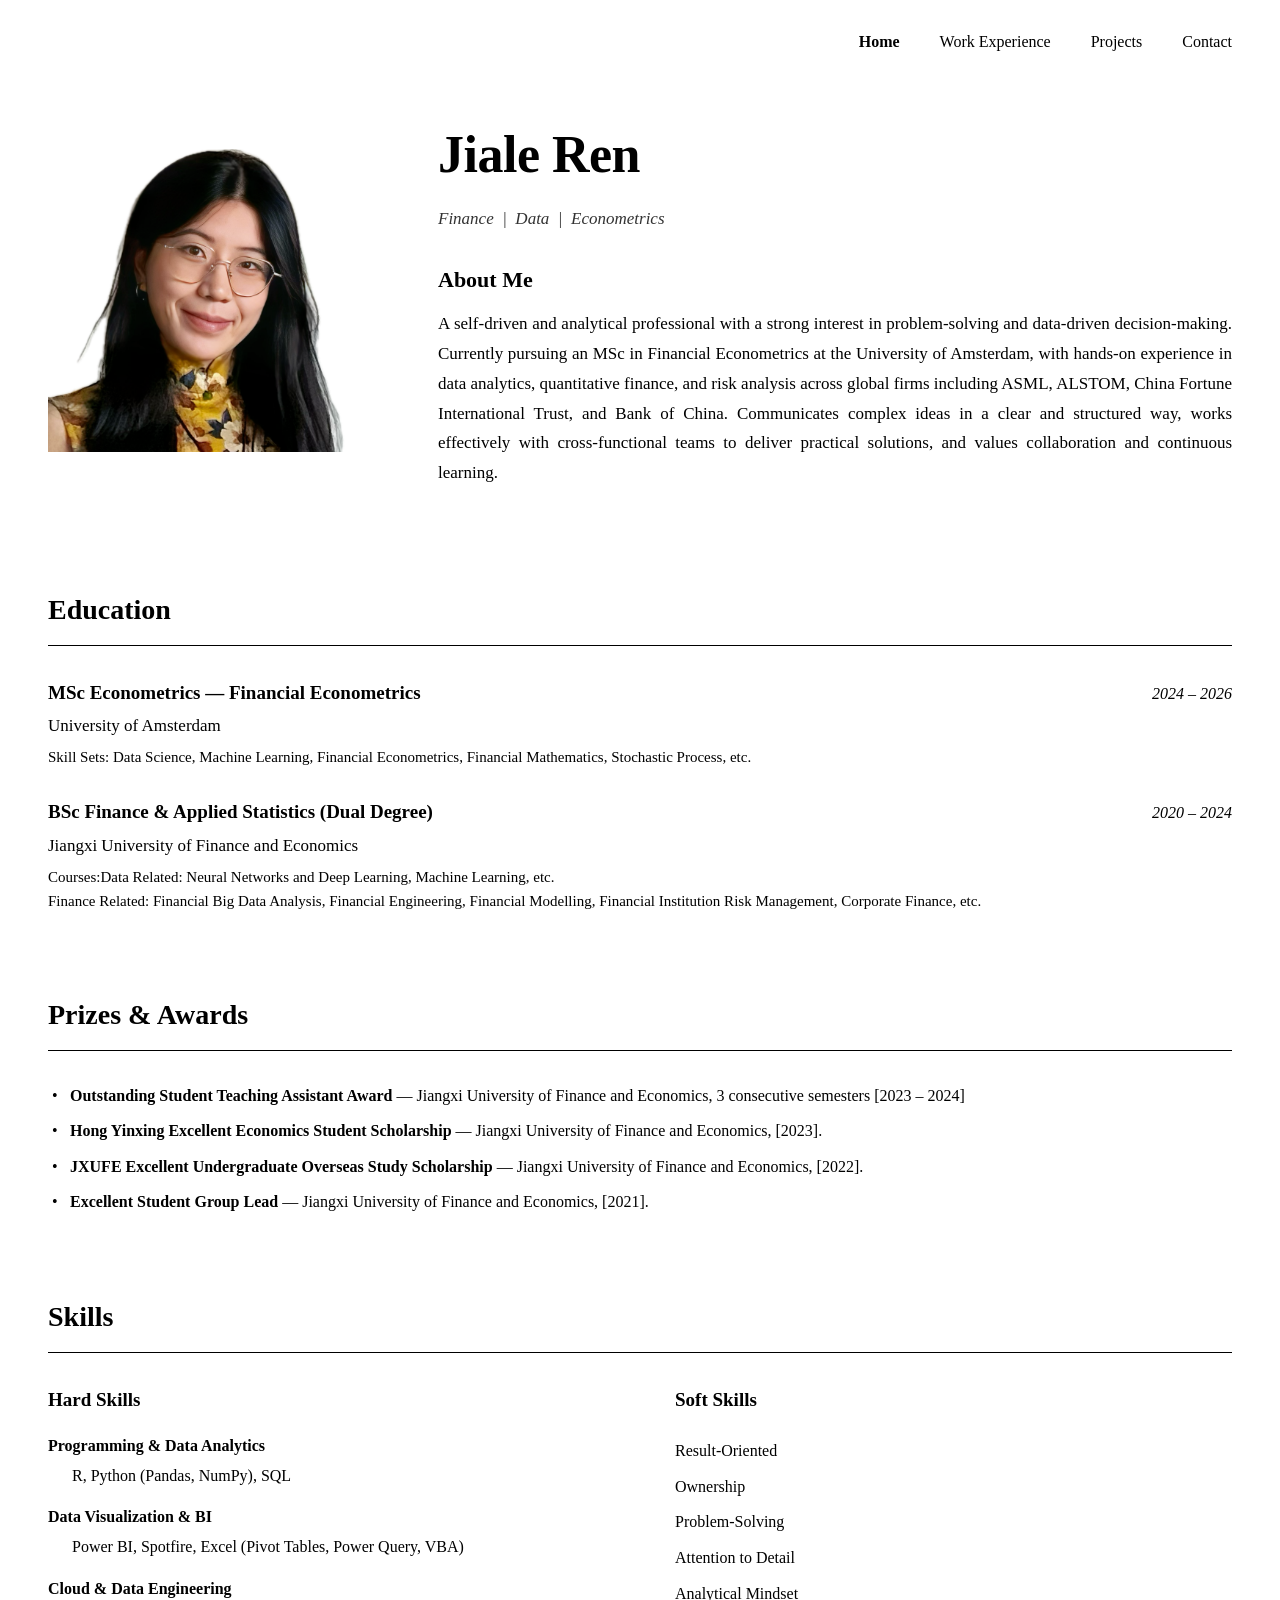
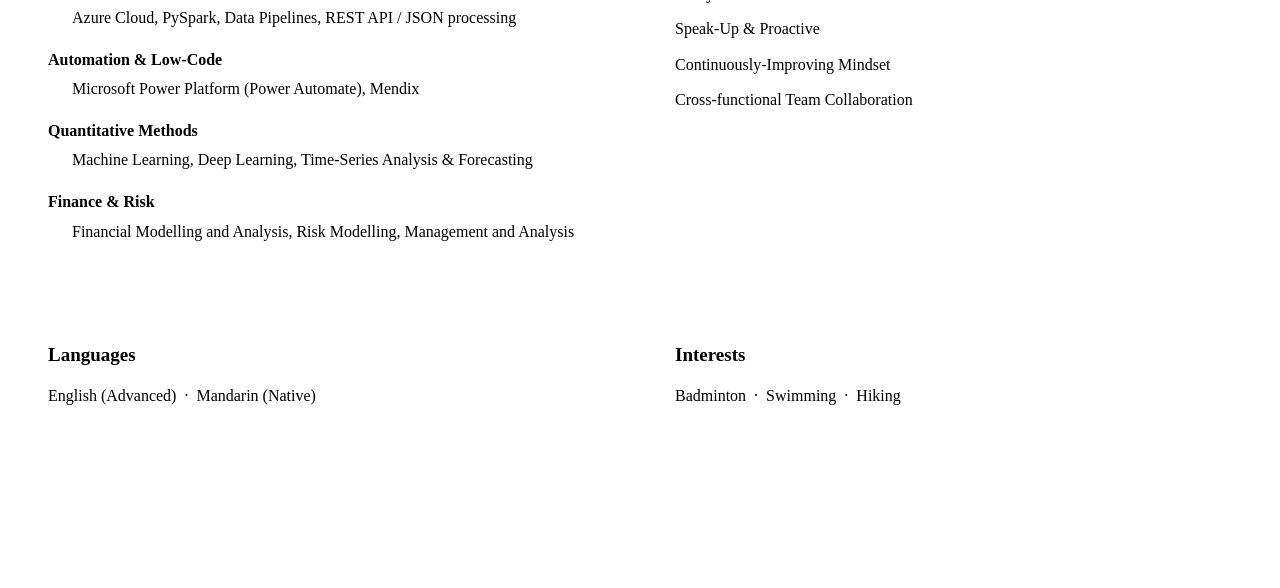
<file: index.html>
<!DOCTYPE html>
<html lang="en">
<head>
  <meta charset="UTF-8">
  <meta name="viewport" content="width=device-width, initial-scale=1.0">
  <title>Jiale Ren — Personal Website</title>
  <meta name="description" content="Personal website of Jiale Ren — Finance, Data, Econometrics.">
  <link rel="stylesheet" href="styles.css">
</head>
<body>

  <nav>
    <ul>
      <li><a href="index.html" class="active">Home</a></li>
      <li><a href="work.html">Work Experience</a></li>
      <li><a href="projects.html">Projects</a></li>
      <li><a href="contact.html">Contact</a></li>
    </ul>
  </nav>

  <main class="container">

    <!-- Hero: Photo + Name + About Me -->
    <section class="hero scroll-reveal">
      <img src="Subject.png" alt="Jiale Ren" class="hero-photo">
      <div class="hero-content">
        <h1>Jiale Ren</h1>
        <p class="hero-tagline">Finance &nbsp;|&nbsp; Data &nbsp;|&nbsp; Econometrics</p>
        <h2>About Me</h2>
        <p>
          A self-driven and analytical professional with a strong interest in
          problem-solving and data-driven decision-making. Currently pursuing
          an MSc in Financial Econometrics at the University of Amsterdam, with
          hands-on experience in data analytics, quantitative finance, and
          risk analysis across global firms including ASML, ALSTOM, China
          Fortune International Trust, and Bank of China. Communicates complex
          ideas in a clear and structured way, works effectively with
          cross-functional teams to deliver practical solutions, and values
          collaboration and continuous learning.
        </p>
      </div>
    </section>

    <!-- Education -->
    <section class="section scroll-reveal">
      <h2 class="section-title">Education</h2>
      <div class="education-list">

        <div class="education-item">
          <div class="ed-row">
            <span class="ed-degree">MSc Econometrics — Financial Econometrics</span>
            <span class="ed-date">2024 – 2026</span>
          </div>
          <p class="school">University of Amsterdam</p>
          <p class="ed-skills">Skill Sets: Data Science, Machine Learning, Financial Econometrics, Financial Mathematics, Stochastic Process, etc.</p>
         <!-- <p class="ed-thesis"><strong>Thesis:</strong> [Your thesis title or topic, e.g. "Forecasting Volatility in Sustainable Bond Markets Using Machine Learning Approaches"]</p> -->
        </div>

        <div class="education-item">
          <div class="ed-row">
            <span class="ed-degree">BSc Finance &amp; Applied Statistics (Dual Degree)</span>
            <span class="ed-date">2020 – 2024</span>
          </div>
          <p class="school">Jiangxi University of Finance and Economics</p>
          <p class="ed-skills">Courses:Data Related: Neural Networks and Deep Learning, Machine Learning, etc.<br>Finance Related: Financial Big Data Analysis, Financial Engineering, Financial Modelling, Financial Institution Risk Management, Corporate Finance, etc.</p>
          <!--<p class="ed-thesis"><strong>Thesis:</strong> [Your bachelor thesis title or topic]</p>
          <p class="ed-thesis"><strong>Thesis:</strong> [Your bachelor thesis title or topic]</p> -->
        </div>

      </div>
    </section>

    <!-- Prizes -->
    <section class="section scroll-reveal">
      <h2 class="section-title">Prizes &amp; Awards</h2>
      <ul class="prize-list">
        <li><strong>Outstanding Student Teaching Assistant Award</strong> — Jiangxi University of Finance and Economics, 3 consecutive semesters [2023 – 2024]</li>
        <li><strong>Hong Yinxing Excellent Economics Student Scholarship</strong> — Jiangxi University of Finance and Economics, [2023].</li>
        <li><strong>JXUFE Excellent Undergraduate Overseas Study Scholarship</strong> — Jiangxi University of Finance and Economics, [2022].</li>
        <li><strong>Excellent Student Group Lead</strong> — Jiangxi University of Finance and Economics, [2021].</li>
      </ul>
    </section>

    <!-- Skills -->
    <section class="section scroll-reveal">
      <h2 class="section-title">Skills</h2>
      <div class="skills-grid">

        <!-- Hard Skills - categorized -->
        <div class="skills-column">
          <h3>Hard Skills</h3>

          <div class="skills-category">
            <div class="cat-name">Programming &amp; Data Analytics</div>
            <div class="cat-items">R, Python (Pandas, NumPy), SQL</div>
          </div>

          <div class="skills-category">
            <div class="cat-name">Data Visualization &amp; BI</div>
            <div class="cat-items">Power BI, Spotfire, Excel (Pivot Tables, Power Query, VBA)</div>
          </div>

          <div class="skills-category">
            <div class="cat-name">Cloud &amp; Data Engineering</div>
            <div class="cat-items">Azure Cloud, PySpark, Data Pipelines, REST API / JSON processing</div>
          </div>

          <div class="skills-category">
            <div class="cat-name">Automation &amp; Low-Code</div>
            <div class="cat-items">Microsoft Power Platform (Power Automate), Mendix</div>
          </div>

          <div class="skills-category">
            <div class="cat-name">Quantitative Methods</div>
            <div class="cat-items">Machine Learning, Deep Learning, Time-Series Analysis &amp; Forecasting</div>
          </div>

          <div class="skills-category">
            <div class="cat-name">Finance &amp; Risk</div>
            <div class="cat-items">Financial Modelling and Analysis, Risk Modelling, Management and Analysis</div>
          </div>
        </div>

        <!-- Soft Skills -->
        <div class="skills-column">
          <h3>Soft Skills</h3>
          <ul class="soft-list">
            <li>Result-Oriented</li>
            <li>Ownership</li>
            <li>Problem-Solving</li>
            <li>Attention to Detail</li>
            <li>Analytical Mindset</li>
            <li>Speak-Up &amp; Proactive</li>
            <li>Continuously-Improving Mindset</li>
            <li>Cross-functional Team Collaboration</li>
          </ul>
        </div>

      </div>
    </section>

    <!-- Professional Certifications 
    <section class="section scroll-reveal">
      <h2 class="section-title">Professional Certifications</h2>
      <ul class="cert-list">
        <li><strong>[Certification Name]</strong> — [Issuing Body], [Year]</li>
        <li><strong>[Certification Name]</strong> — [Issuing Body], [Year]</li>
        <li><strong>[Certification Name]</strong> — [Issuing Body], [Year]</li>
      </ul>
    </section> -->

    <!-- Languages & Interests -->
    <section class="section scroll-reveal">
      <div class="misc-row">
        <div>
          <h3>Languages</h3>
          <p>English (Advanced) &nbsp;·&nbsp; Mandarin (Native)</p>
        </div>
        <div>
          <h3>Interests</h3>
          <p>Badminton &nbsp;·&nbsp; Swimming &nbsp;·&nbsp; Hiking</p>
        </div>
      </div>
    </section>

  </main>

  <script src="script.js" defer></script>
</body>
</html>
</file>
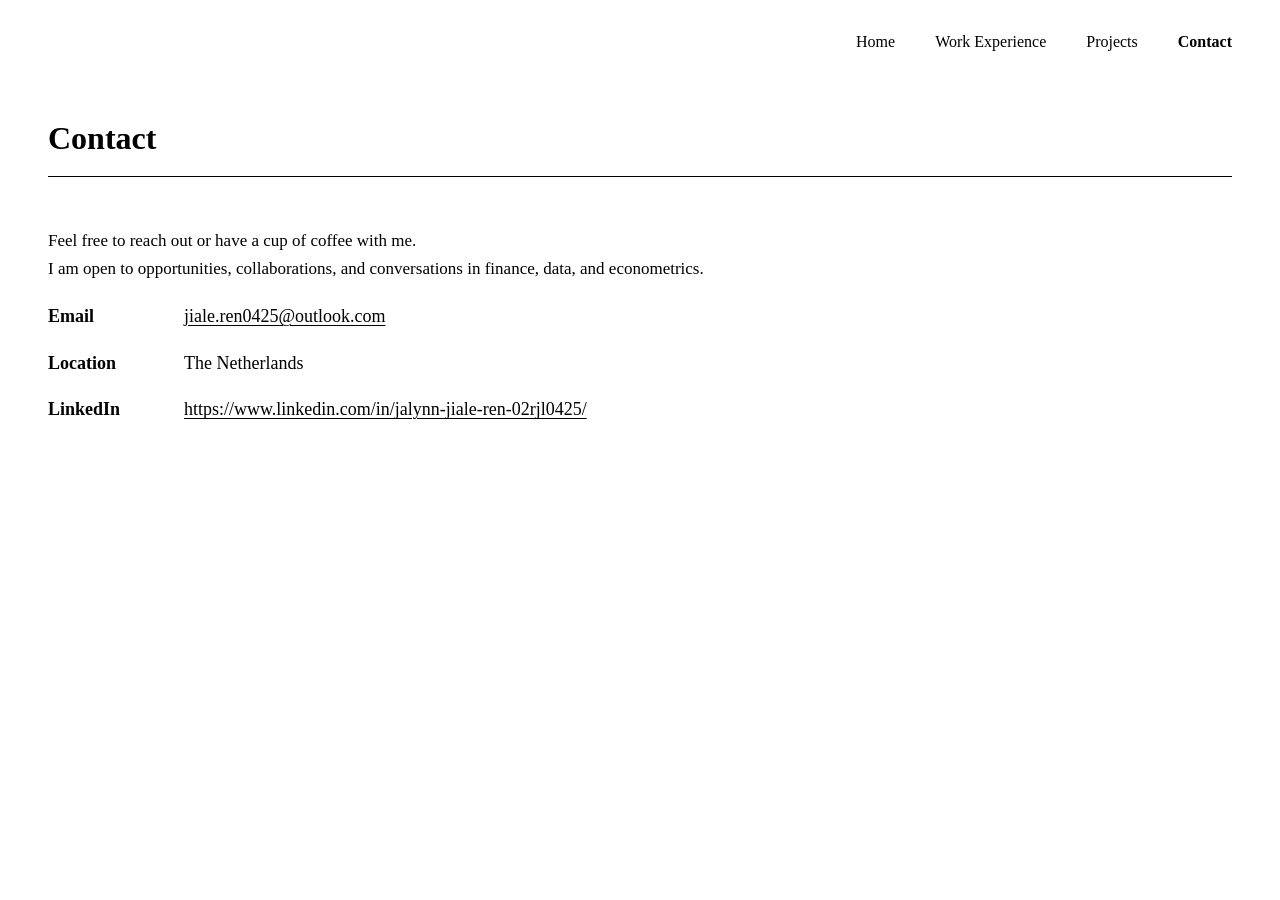
<file: contact.html>
<!DOCTYPE html>
<html lang="en">
<head>
  <meta charset="UTF-8">
  <meta name="viewport" content="width=device-width, initial-scale=1.0">
  <title>Contact — Jiale Ren</title>
  <link rel="stylesheet" href="styles.css">
</head>
<body>

  <nav>
    <ul>
      <li><a href="index.html">Home</a></li>
      <li><a href="work.html">Work Experience</a></li>
      <li><a href="projects.html">Projects</a></li>
      <li><a href="contact.html" class="active">Contact</a></li>
    </ul>
  </nav>

  <main class="container">

    <h1 class="page-title scroll-reveal">Contact</h1>

    <div class="scroll-reveal">
      <p>Feel free to reach out or have a cup of coffee with me.
      <p>I am open to opportunities, collaborations, and conversations in finance, data, and econometrics.</p>

      <ul class="contact-list">
        <li>
          <span class="label">Email</span>
          <a href="mailto:jiale.ren0425@outlook.com">jiale.ren0425@outlook.com</a>
        </li>
        <li>
          <span class="label">Location</span>
          <span>The Netherlands</span>
        </li>
        <li>
          <span class="label">LinkedIn</span>
          <a href="https://www.linkedin.com/in/jalynn-jiale-ren-02rjl0425/" target="_blank" rel="noopener">https://www.linkedin.com/in/jalynn-jiale-ren-02rjl0425/</a>
        </li>
      </ul>
    </div>

  </main>

  <script src="script.js" defer></script>
</body>
</html>
</file>
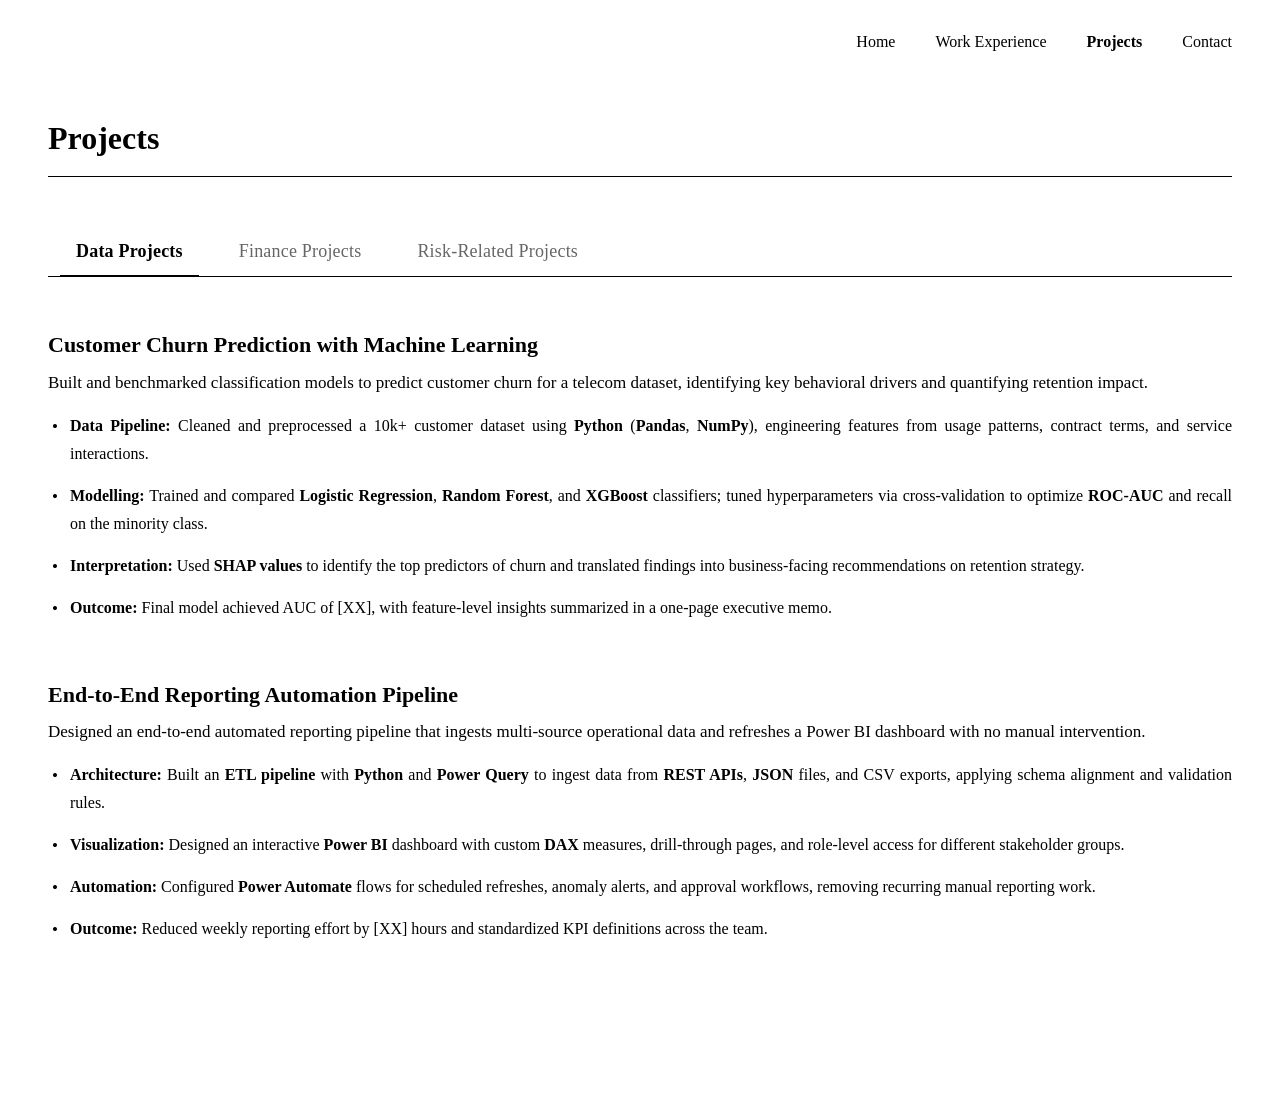
<file: projects.html>
<!DOCTYPE html>
<html lang="en">
<head>
  <meta charset="UTF-8">
  <meta name="viewport" content="width=device-width, initial-scale=1.0">
  <title>Projects — Jiale Ren</title>
  <link rel="stylesheet" href="styles.css">
</head>
<body>

  <nav>
    <ul>
      <li><a href="index.html">Home</a></li>
      <li><a href="work.html">Work Experience</a></li>
      <li><a href="projects.html" class="active">Projects</a></li>
      <li><a href="contact.html">Contact</a></li>
    </ul>
  </nav>

  <main class="container">

    <h1 class="page-title scroll-reveal">Projects</h1>

    <!-- Tab buttons -->
    <div class="tabs scroll-reveal" role="tablist">
      <button class="tab-button active" data-tab="data" role="tab">Data Projects</button>
      <button class="tab-button" data-tab="finance" role="tab">Finance Projects</button>
      <button class="tab-button" data-tab="risk" role="tab">Risk-Related Projects</button>
    </div>

    <!-- ============================
         Tab Panel 1: Data Projects
         ============================ -->
    <div class="tab-panel active" id="data" role="tabpanel">

      <article class="entry">
        <div class="entry-header">
          <h2 class="entry-title">Customer Churn Prediction with Machine Learning</h2>
        </div>
        <p class="entry-summary">Built and benchmarked classification models to predict customer churn for a telecom dataset, identifying key behavioral drivers and quantifying retention impact.</p>
        <ul class="entry-details">
          <li><strong>Data Pipeline:</strong> Cleaned and preprocessed a 10k+ customer dataset using <strong>Python</strong> (<strong>Pandas</strong>, <strong>NumPy</strong>), engineering features from usage patterns, contract terms, and service interactions.</li>
          <li><strong>Modelling:</strong> Trained and compared <strong>Logistic Regression</strong>, <strong>Random Forest</strong>, and <strong>XGBoost</strong> classifiers; tuned hyperparameters via cross-validation to optimize <strong>ROC-AUC</strong> and recall on the minority class.</li>
          <li><strong>Interpretation:</strong> Used <strong>SHAP values</strong> to identify the top predictors of churn and translated findings into business-facing recommendations on retention strategy.</li>
          <li><strong>Outcome:</strong> Final model achieved AUC of [XX], with feature-level insights summarized in a one-page executive memo.</li>
        </ul>
      </article>

      <article class="entry">
        <div class="entry-header">
          <h2 class="entry-title">End-to-End Reporting Automation Pipeline</h2>
        </div>
        <p class="entry-summary">Designed an end-to-end automated reporting pipeline that ingests multi-source operational data and refreshes a Power BI dashboard with no manual intervention.</p>
        <ul class="entry-details">
          <li><strong>Architecture:</strong> Built an <strong>ETL pipeline</strong> with <strong>Python</strong> and <strong>Power Query</strong> to ingest data from <strong>REST APIs</strong>, <strong>JSON</strong> files, and CSV exports, applying schema alignment and validation rules.</li>
          <li><strong>Visualization:</strong> Designed an interactive <strong>Power BI</strong> dashboard with custom <strong>DAX</strong> measures, drill-through pages, and role-level access for different stakeholder groups.</li>
          <li><strong>Automation:</strong> Configured <strong>Power Automate</strong> flows for scheduled refreshes, anomaly alerts, and approval workflows, removing recurring manual reporting work.</li>
          <li><strong>Outcome:</strong> Reduced weekly reporting effort by [XX] hours and standardized KPI definitions across the team.</li>
        </ul>
      </article>

    </div>

    <!-- ============================
         Tab Panel 2: Finance Projects
         ============================ -->
    <div class="tab-panel" id="finance" role="tabpanel">

      <article class="entry">
        <div class="entry-header">
          <h2 class="entry-title">AgriTech Investment Analysis: XAG (Agricultural Drone Company)</h2>
        </div>
        <p class="entry-summary">A full investment evaluation of XAG, combining financial modelling, competitive benchmarking, and ESG impact analysis to support investment decision-making.</p>
        <ul class="entry-details">
          <li><strong>Investment Thesis:</strong> Conducted a full investment evaluation of XAG, focusing on its role and growth potential within the precision agriculture market.</li>
          <li><strong>Market Analysis:</strong> Analyzed industry growth trends and estimated market potential using publicly available data and industry reports, identifying key demand drivers and adoption barriers.</li>
          <li><strong>Financial Modelling:</strong> Built a <strong>5-year financial projection model</strong> to assess revenue growth, profitability, and scalability under multiple operating scenarios.</li>
          <li><strong>Competitive Benchmarking:</strong> Performed competitive benchmarking against <strong>DJI</strong>, identifying strategic positioning, product differentiation, and defensible market segments.</li>
          <li><strong>ESG Assessment:</strong> Evaluated <strong>ESG impact</strong>, including environmental efficiency gains and broader implications for sustainable agriculture investment.</li>
          <li><strong>Deliverable:</strong> Synthesized findings into an investment-style memo presenting the recommendation and supporting analysis to inform decision-making.</li>
        </ul>
      </article>

      <article class="entry">
        <div class="entry-header">
          <h2 class="entry-title">Equity Valuation: DCF &amp; Comparable Company Analysis</h2>
        </div>
        <p class="entry-summary">Built a full valuation framework for a listed company combining intrinsic and relative valuation methods to derive a target share price range.</p>
        <ul class="entry-details">
          <li><strong>Financial Modelling:</strong> Constructed a <strong>3-statement model</strong> (income statement, balance sheet, cash flow) with linked drivers, and projected <strong>5 years</strong> of forward financials.</li>
          <li><strong>DCF Valuation:</strong> Performed a <strong>discounted cash flow</strong> analysis with <strong>WACC</strong> sensitivity and terminal-value scenarios using both Gordon growth and exit-multiple methods.</li>
          <li><strong>Comparable Analysis:</strong> Selected a peer group and applied <strong>EV/EBITDA</strong>, <strong>P/E</strong>, and <strong>P/B</strong> multiples to derive a relative valuation range.</li>
          <li><strong>Output:</strong> Synthesized intrinsic and relative valuations into a target price band and produced a one-page investment summary.</li>
        </ul>
      </article>

    </div>

    <!-- ============================
         Tab Panel 3: Risk Projects
         ============================ -->
    <div class="tab-panel" id="risk" role="tabpanel">

      <article class="entry">
        <div class="entry-header">
          <h2 class="entry-title">Credit Risk Modelling: PD Estimation with Logistic Regression</h2>
        </div>
        <p class="entry-summary">Developed a Probability-of-Default model for a portfolio of corporate clients, benchmarking it against tree-based alternatives and validating discriminatory power.</p>
        <ul class="entry-details">
          <li><strong>Data Preparation:</strong> Constructed a borrower-level dataset with financial ratios, leverage, liquidity, and macroeconomic indicators; handled missing values and outliers using <strong>WoE binning</strong>.</li>
          <li><strong>Modelling:</strong> Estimated a <strong>logistic regression</strong> PD model and compared it with <strong>Random Forest</strong> and <strong>XGBoost</strong> benchmarks to assess discriminatory power.</li>
          <li><strong>Validation:</strong> Evaluated model performance using <strong>ROC-AUC</strong>, <strong>KS statistic</strong>, and <strong>Gini coefficient</strong>; tested calibration and stability over time.</li>
          <li><strong>Stress Testing:</strong> Applied scenario-based <strong>stress tests</strong> to assess PD sensitivity under adverse macro conditions.</li>
        </ul>
      </article>

      <article class="entry">
        <div class="entry-header">
          <h2 class="entry-title">Market Risk: Value-at-Risk &amp; Expected Shortfall Backtesting</h2>
        </div>
        <p class="entry-summary">Implemented and backtested multiple VaR and Expected Shortfall methodologies on a multi-asset portfolio to compare model accuracy under different market regimes.</p>
        <ul class="entry-details">
          <li><strong>Methodology:</strong> Implemented <strong>Historical Simulation</strong>, <strong>Variance-Covariance</strong>, and <strong>Monte Carlo</strong> VaR at the 95% and 99% confidence levels using <strong>Python</strong>.</li>
          <li><strong>Volatility Modelling:</strong> Modelled time-varying volatility with <strong>GARCH(1,1)</strong> and <strong>EWMA</strong> to capture clustering effects in returns.</li>
          <li><strong>Backtesting:</strong> Evaluated VaR exceedances using <strong>Kupiec</strong> and <strong>Christoffersen</strong> tests; computed <strong>Expected Shortfall</strong> as a coherent tail-risk measure.</li>
          <li><strong>Insight:</strong> Quantified differences in model performance during calm and stressed periods, with results visualized in a comparison dashboard.</li>
        </ul>
      </article>

    </div>

  </main>

  <script src="script.js" defer></script>
</body>
</html>
</file>
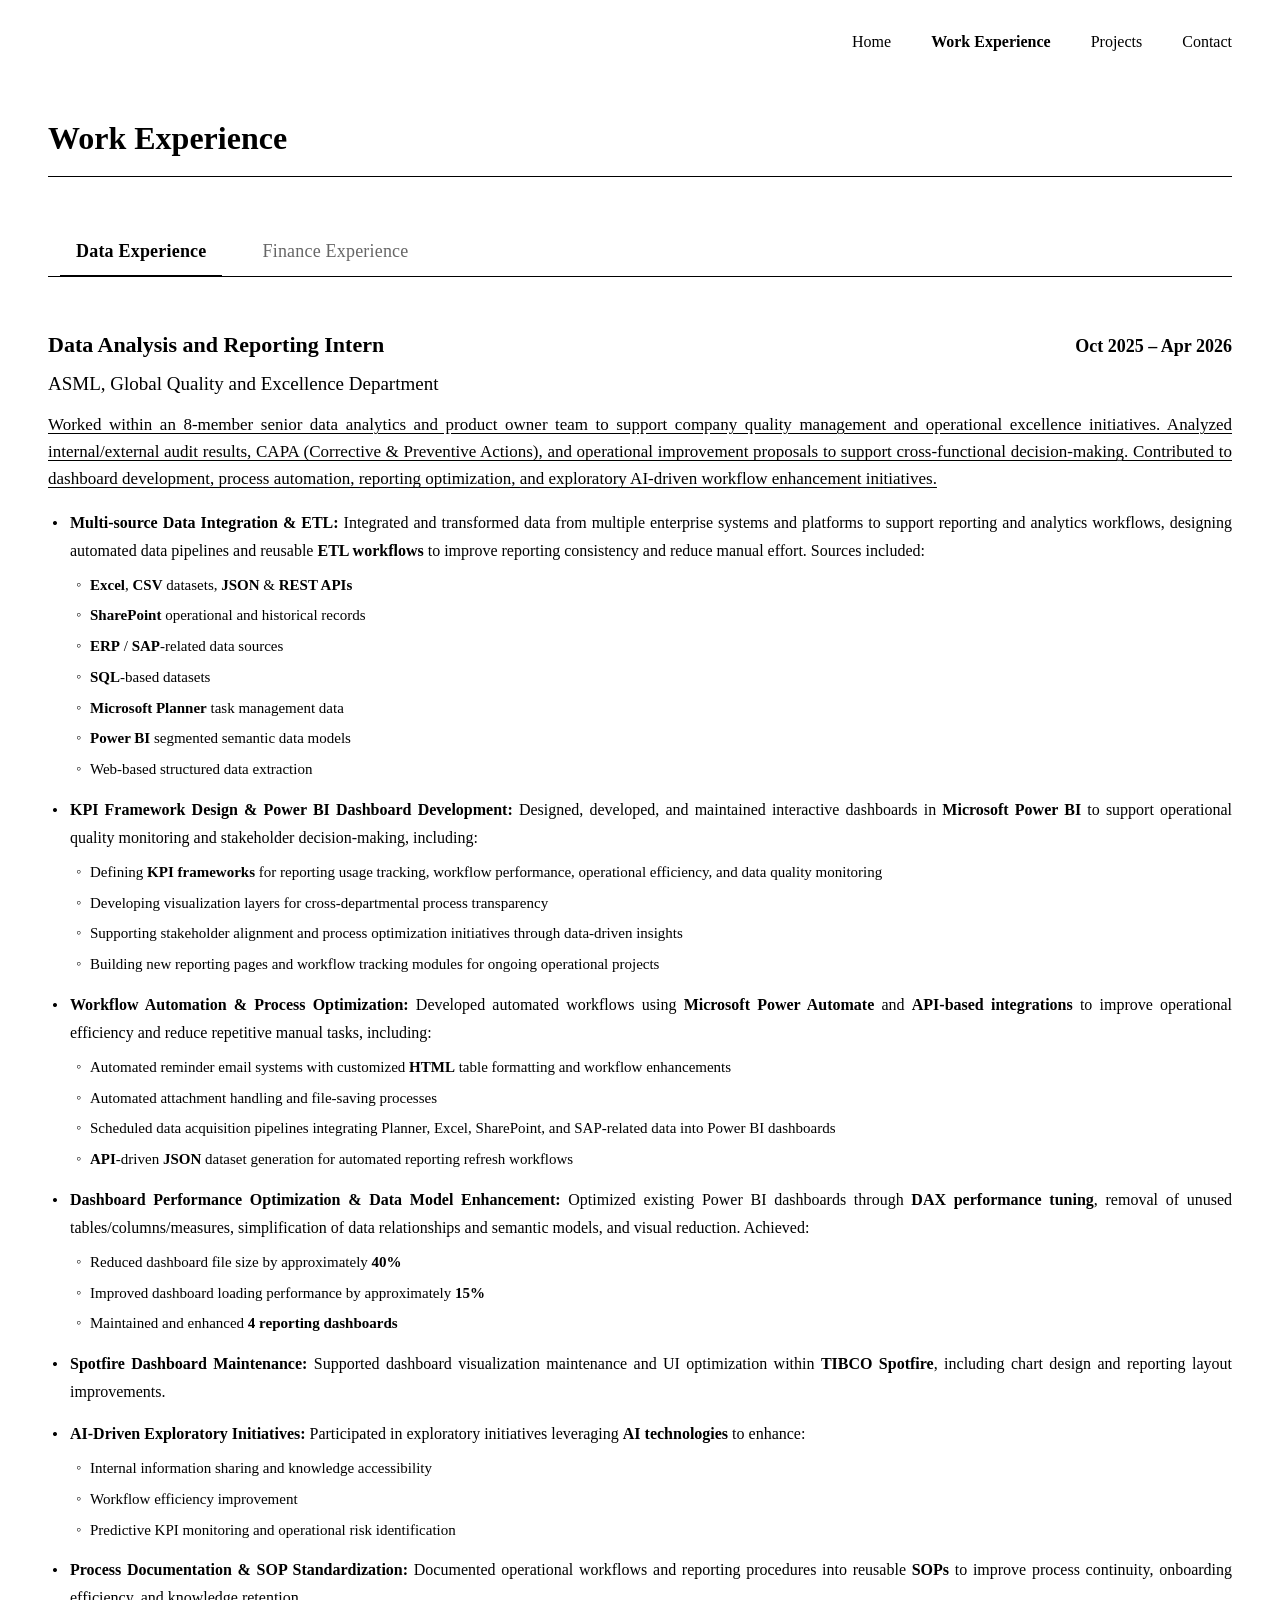
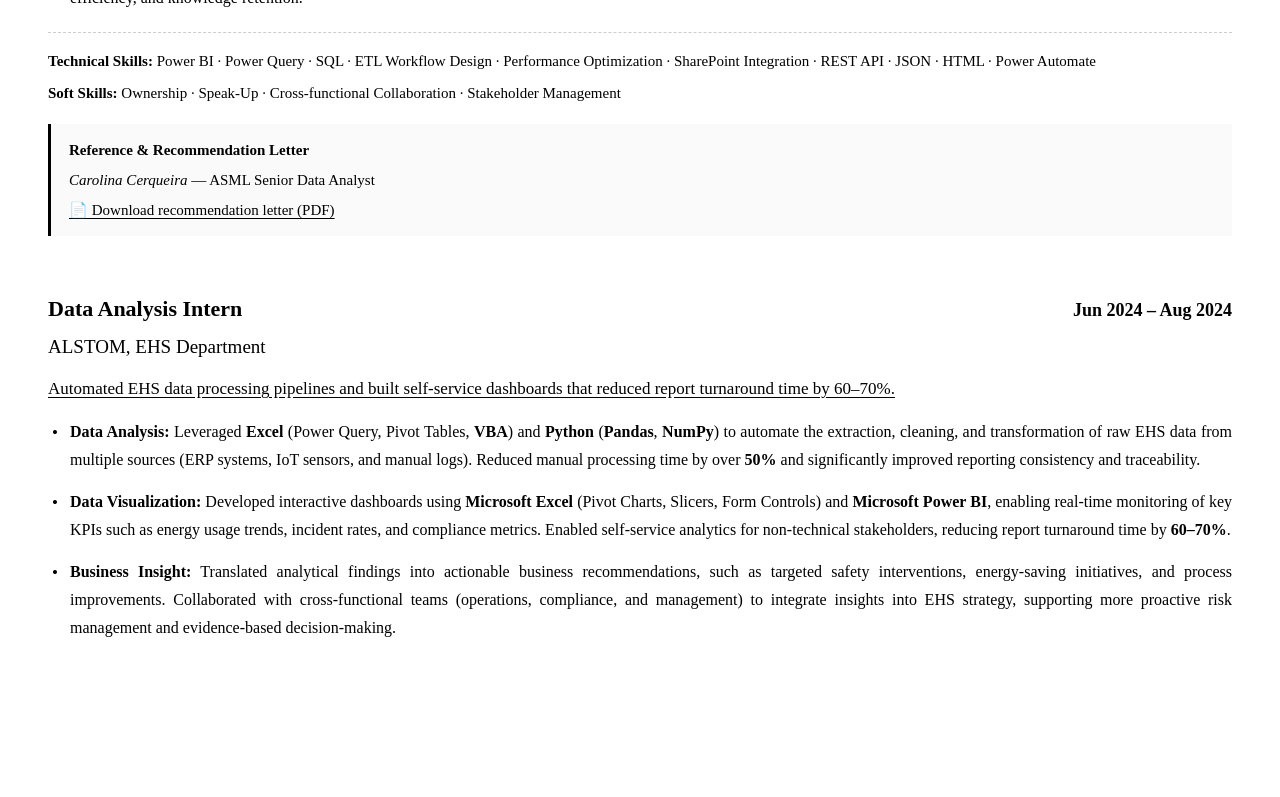
<file: work.html>
<!DOCTYPE html>
<html lang="en">
<head>
  <meta charset="UTF-8">
  <meta name="viewport" content="width=device-width, initial-scale=1.0">
  <title>Work Experience — Jiale Ren</title>
  <link rel="stylesheet" href="styles.css">
</head>
<body>

  <nav>
    <ul>
      <li><a href="index.html">Home</a></li>
      <li><a href="work.html" class="active">Work Experience</a></li>
      <li><a href="projects.html">Projects</a></li>
      <li><a href="contact.html">Contact</a></li>
    </ul>
  </nav>

  <main class="container">

    <h1 class="page-title scroll-reveal">Work Experience</h1>

    <!-- Tab buttons -->
    <div class="tabs scroll-reveal" role="tablist">
      <button class="tab-button active" data-tab="work-data" role="tab">Data Experience</button>
      <button class="tab-button" data-tab="work-finance" role="tab">Finance Experience</button>
    </div>

    <!-- ============================
         Tab Panel 1: Data Experience
         ============================ -->
    <div class="tab-panel active" id="work-data" role="tabpanel">

       <!-- 1. ASML -->
<article class="entry scroll-reveal">
  <div class="entry-header">
    <h2 class="entry-title">Data Analysis and Reporting Intern</h2>
    <span class="entry-date">Oct 2025 – Apr 2026</span>
  </div>
  <p class="entry-company">ASML, Global Quality and Excellence Department</p>
  <p class="entry-summary underlined">Worked within an 8-member senior data analytics and product owner team to support company quality management and operational excellence initiatives. Analyzed internal/external audit results, CAPA (Corrective & Preventive Actions), and operational improvement proposals to support cross-functional decision-making. Contributed to dashboard development, process automation, reporting optimization, and exploratory AI-driven workflow enhancement initiatives.</p>

  <ul class="entry-details">

    <li>
      <strong>Multi-source Data Integration &amp; ETL:</strong> Integrated and transformed data from multiple enterprise systems and platforms to support reporting and analytics workflows, designing automated data pipelines and reusable <strong>ETL workflows</strong> to improve reporting consistency and reduce manual effort. Sources included:
      <ul class="sub-list">
        <li><strong>Excel</strong>, <strong>CSV</strong> datasets, <strong>JSON</strong> &amp; <strong>REST APIs</strong></li>
        <li><strong>SharePoint</strong> operational and historical records</li>
        <li><strong>ERP</strong> / <strong>SAP</strong>-related data sources</li>
        <li><strong>SQL</strong>-based datasets</li>
        <li><strong>Microsoft Planner</strong> task management data</li>
        <li><strong>Power BI</strong> segmented semantic data models</li>
        <li>Web-based structured data extraction</li>
      </ul>
    </li>

    <li>
      <strong>KPI Framework Design &amp; Power BI Dashboard Development:</strong> Designed, developed, and maintained interactive dashboards in <strong>Microsoft Power BI</strong> to support operational quality monitoring and stakeholder decision-making, including:
      <ul class="sub-list">
        <li>Defining <strong>KPI frameworks</strong> for reporting usage tracking, workflow performance, operational efficiency, and data quality monitoring</li>
        <li>Developing visualization layers for cross-departmental process transparency</li>
        <li>Supporting stakeholder alignment and process optimization initiatives through data-driven insights</li>
        <li>Building new reporting pages and workflow tracking modules for ongoing operational projects</li>
      </ul>
    </li>

    <li>
      <strong>Workflow Automation &amp; Process Optimization:</strong> Developed automated workflows using <strong>Microsoft Power Automate</strong> and <strong>API-based integrations</strong> to improve operational efficiency and reduce repetitive manual tasks, including:
      <ul class="sub-list">
        <li>Automated reminder email systems with customized <strong>HTML</strong> table formatting and workflow enhancements</li>
        <li>Automated attachment handling and file-saving processes</li>
        <li>Scheduled data acquisition pipelines integrating Planner, Excel, SharePoint, and SAP-related data into Power BI dashboards</li>
        <li><strong>API</strong>-driven <strong>JSON</strong> dataset generation for automated reporting refresh workflows</li>
      </ul>
    </li>

    <li>
      <strong>Dashboard Performance Optimization &amp; Data Model Enhancement:</strong> Optimized existing Power BI dashboards through <strong>DAX performance tuning</strong>, removal of unused tables/columns/measures, simplification of data relationships and semantic models, and visual reduction. Achieved:
      <ul class="sub-list">
        <li>Reduced dashboard file size by approximately <strong>40%</strong></li>
        <li>Improved dashboard loading performance by approximately <strong>15%</strong></li>
        <li>Maintained and enhanced <strong>4 reporting dashboards</strong></li>
      </ul>
    </li>

    <li><strong>Spotfire Dashboard Maintenance:</strong> Supported dashboard visualization maintenance and UI optimization within <strong>TIBCO Spotfire</strong>, including chart design and reporting layout improvements.</li>

    <li>
      <strong>AI-Driven Exploratory Initiatives:</strong> Participated in exploratory initiatives leveraging <strong>AI technologies</strong> to enhance:
      <ul class="sub-list">
        <li>Internal information sharing and knowledge accessibility</li>
        <li>Workflow efficiency improvement</li>
        <li>Predictive KPI monitoring and operational risk identification</li>
      </ul>
    </li>

    <li><strong>Process Documentation &amp; SOP Standardization:</strong> Documented operational workflows and reporting procedures into reusable <strong>SOPs</strong> to improve process continuity, onboarding efficiency, and knowledge retention.</li>

  </ul>

  <div class="entry-tags">
    <p class="tag-row"><strong>Technical Skills:</strong> Power BI · Power Query · SQL · ETL Workflow Design · Performance Optimization · SharePoint Integration · REST API · JSON · HTML · Power Automate</p>
    <p class="tag-row"><strong>Soft Skills:</strong> Ownership · Speak-Up · Cross-functional Collaboration · Stakeholder Management</p>
  </div>

  <div class="entry-reference">
    <p class="ref-label"><strong>Reference &amp; Recommendation Letter</strong></p>
    <p class="ref-person"><em>Carolina Cerqueira</em> — ASML Senior Data Analyst</p>
    <p class="ref-link"><a href="carolina-cerqueira-recommendation.pdf" target="_blank" rel="noopener">📄 Download recommendation letter (PDF)</a></p>
  </div>

</article>


        <!-- 2. ALSTOM -->
    <article class="entry scroll-reveal">
      <div class="entry-header">
        <h2 class="entry-title">Data Analysis Intern</h2>
        <span class="entry-date">Jun 2024 – Aug 2024</span>
      </div>
      <p class="entry-company">ALSTOM, EHS Department</p>
      <p class="entry-summary underlined">Automated EHS data processing pipelines and built self-service dashboards that reduced report turnaround time by 60–70%.</p>
      <ul class="entry-details">
        <li><strong>Data Analysis:</strong> Leveraged <strong>Excel</strong> (Power Query, Pivot Tables, <strong>VBA</strong>) and <strong>Python</strong> (<strong>Pandas</strong>, <strong>NumPy</strong>) to automate the extraction, cleaning, and transformation of raw EHS data from multiple sources (ERP systems, IoT sensors, and manual logs). Reduced manual processing time by over <strong>50%</strong> and significantly improved reporting consistency and traceability.</li>
        <li><strong>Data Visualization:</strong> Developed interactive dashboards using <strong>Microsoft Excel</strong> (Pivot Charts, Slicers, Form Controls) and <strong>Microsoft Power BI</strong>, enabling real-time monitoring of key KPIs such as energy usage trends, incident rates, and compliance metrics. Enabled self-service analytics for non-technical stakeholders, reducing report turnaround time by <strong>60–70%</strong>.</li>
        <li><strong>Business Insight:</strong> Translated analytical findings into actionable business recommendations, such as targeted safety interventions, energy-saving initiatives, and process improvements. Collaborated with cross-functional teams (operations, compliance, and management) to integrate insights into EHS strategy, supporting more proactive risk management and evidence-based decision-making.</li>
      </ul>
    </article>

    </div>

    <!-- ============================
         Tab Panel 2: Finance Experience
         ============================ -->
    <div class="tab-panel" id="work-finance" role="tabpanel">
  <!-- 3. China Fortune International Trust -->
    <article class="entry scroll-reveal">
      <div class="entry-header">
        <h2 class="entry-title">Investment Analysis and Execution Intern</h2>
        <span class="entry-date">Jan 2024 – Jun 2024</span>
      </div>
      <p class="entry-company">China Fortune International Trust</p>
      <p class="entry-summary underlined">Executed RMB 1bn in special debt financing transactions and led due diligence reviews for urban infrastructure investment clients.</p>
      <ul class="entry-details">
        <li><strong>Transaction Execution:</strong> Executed <strong>4 special debt financing transactions</strong> for local urban infrastructure investment enterprises (total value: <strong>RMB 1bn</strong>), coordinating internal approval workflows and external stakeholders to ensure timely deal progression and milestone delivery. Managed end-to-end process tracking, including documentation preparation, regulatory compliance checks, and cross-department communication.</li>
        <li><strong>Financial Analysis &amp; Valuation:</strong> Conducted in-depth <strong>financial analysis</strong> based on quarterly, semi-annual, and annual reports, evaluating capital structure, liquidity, and debt-servicing capacity using key metrics such as <strong>leverage ratios</strong>, <strong>interest coverage ratio</strong>, and <strong>cash flow adequacy</strong>. Performed <strong>asset–liability analysis</strong> and <strong>cash flow assessment</strong>, including operating cash flow stability and repayment source analysis, to support credit and investment decisions.</li>
        <li><strong>Due Diligence:</strong> Led <strong>5+ due diligence reviews</strong>, evaluating companies' credit profiles, financial health, and risk exposure through <strong>industry benchmarking</strong> and <strong>financial ratio analysis</strong>. Analyzed industry dynamics and regional economic conditions, incorporating policy environment and local government support to assess long-term development potential. Synthesized findings into structured reports and presented key risks and insights in risk-control meetings, supporting senior management decision-making.</li>
      </ul>
    </article>

    <!-- 4. Bank of China -->
    <article class="entry scroll-reveal">
      <div class="entry-header">
        <h2 class="entry-title">Credit Risk Analysis Intern</h2>
        <span class="entry-date">Jun 2022 – Aug 2022</span>
      </div>
      <p class="entry-company">Bank of China, Corporate Finance Department</p>
      <p class="entry-summary underlined">Monitored weekly credit exposure for 80+ corporate clients and validated internal credit rating models to inform senior lending decisions.</p>
      <ul class="entry-details">
        <li><strong>Credit Risk Monitoring:</strong> Monitored weekly <strong>credit exposure</strong> for <strong>80+ corporate clients</strong> by sector, detecting early-warning signals in downgraded and high-concentration industries.</li>
        <li><strong>Process Optimization:</strong> Automated exposure trend visualization with <strong>Excel pivot tables</strong> and <strong>Power BI</strong>, reducing manual reporting time by <strong>30%</strong>.</li>
        <li><strong>Financial Analysis &amp; Stress Testing:</strong> Applied and validated the <strong>internal credit rating model</strong> using clients' financials; <strong>stress-tested</strong> key assumptions and flagged 5% inconsistencies, directly informing senior management's lending decisions.</li>
      </ul>
    </article>

    <!-- 5. Institute of Green Investment, CUFE -->
    <article class="entry scroll-reveal">
      <div class="entry-header">
        <h2 class="entry-title">Research Assistant Intern</h2>
        <span class="entry-date">Dec 2021 – Mar 2022</span>
      </div>
      <p class="entry-company">Institute of Green Investment, Central University of Finance and Economics</p>
      <p class="entry-summary underlined">Researched China's carbon trading market and ESG disclosure frameworks to support sustainable finance applications and policy discussions.</p>
      <ul class="entry-details">
        <li><strong>Sustainable Finance Research:</strong> Analyzed China's <strong>carbon trading market</strong> and pricing mechanisms for emission products (<strong>CCERs</strong>, <strong>CEAs</strong>), linking them to potential applications in <strong>green and sustainable bond frameworks</strong>. Produced research briefs used in academic and policy discussions on sustainable capital markets.</li>
        <li><strong>ESG Standards &amp; Disclosure:</strong> Conducted comparative research on <strong>ESG disclosure frameworks</strong> in China and the EU, identifying best practices relevant for issuers of green and sustainability-linked bonds. Drafted policy recommendations on ESG compliance strategies and presented findings in cross-regional seminars.</li>
        <li><strong>Market Intelligence &amp; Pitch Support:</strong> Monitored ESG-related policy developments and investor sentiment, preparing concise briefing materials that could support client-facing presentations and pitch documents for sustainable financing products.</li>
      </ul>
    </article>

    </div>
   


  </main>

  <script src="script.js" defer></script>
</body>
</html>
</file>
<file: styles.css>
/* ========================================
   Reset & Base
   ======================================== */
* {
  margin: 0;
  padding: 0;
  box-sizing: border-box;
}

html {
  scroll-behavior: smooth;
}

body {
  font-family: "Times New Roman", Times, serif;
  background-color: #ffffff;
  color: #000000;
  line-height: 1.6;
  font-size: 17px;
  -webkit-font-smoothing: antialiased;

  /* Page enter animation */
  opacity: 0;
  animation: pageEnter 0.4s ease forwards;
}

@keyframes pageEnter {
  to { opacity: 1; }
}

/* Page leave (triggered by JS on nav click) */
body.page-leave {
  opacity: 0;
  transition: opacity 0.28s ease;
}

/* ========================================
   Scroll Reveal Animation
   ======================================== */
.scroll-reveal {
  opacity: 0;
  transform: translateY(40px);
  transition:
    opacity 0.8s cubic-bezier(0.16, 1, 0.3, 1),
    transform 0.8s cubic-bezier(0.16, 1, 0.3, 1);
}

.scroll-reveal.visible {
  opacity: 1;
  transform: translateY(0);
}

/* Reduce motion accessibility */
@media (prefers-reduced-motion: reduce) {
  body { animation: none; opacity: 1; }
  body.page-leave { transition: none; }
  .scroll-reveal { opacity: 1; transform: none; transition: none; }
  html { scroll-behavior: auto; }
}

/* ========================================
   Navigation (top right)
   ======================================== */
nav {
  display: flex;
  justify-content: flex-end;
  padding: 28px 28px;
  max-width: 1240px;
  margin: 0 auto;
}

nav ul {
  list-style: none;
  display: flex;
  gap: 40px;
}

nav a {
  color: #000;
  text-decoration: none;
  font-size: 16px;
  transition: opacity 0.2s ease;
}

nav a:hover {
  text-decoration: underline;
}

nav a.active {
  font-weight: bold;
}

/* ========================================
   Page Container
   ======================================== */
.container {
  max-width: 1240px;
  margin: 0 auto;
  padding: 30px 28px 100px;
}

/* ========================================
   Justified Text
   ======================================== */
.hero-content p,
.entry-summary,
.entry-details li,
.education-item .ed-skills,
main > p {
  text-align: justify;
  -webkit-hyphens: auto;
  hyphens: auto;
}

/* ========================================
   Home Page - Hero
   ======================================== */
.hero {
  display: flex;
  align-items: center;
  gap: 70px;
  margin-bottom: 100px;
}

.hero-photo {
  width: 320px;
  height: 320px;
  object-fit: contain;
  flex-shrink: 0;
  background-color: transparent;
}

.hero-content h1 {
  font-size: 52px;
  font-weight: bold;
  margin-bottom: 8px;
  letter-spacing: -0.5px;
}

.hero-tagline {
  font-size: 18px;
  font-style: italic;
  margin-bottom: 28px;
  color: #333;
}

.hero-content h2 {
  font-size: 22px;
  font-weight: bold;
  margin-bottom: 12px;
}

.hero-content p {
  font-size: 17px;
  line-height: 1.75;
}

/* ========================================
   Sections (Education, Skills)
   ======================================== */
.section {
  margin-bottom: 80px;
}

.section-title {
  font-size: 28px;
  font-weight: bold;
  margin-bottom: 32px;
  padding-bottom: 12px;
  border-bottom: 1px solid #000;
}

/* Education - stacked rows, full width each */
.education-list {
  display: flex;
  flex-direction: column;
  gap: 28px;
}

.education-item .ed-row {
  display: flex;
  justify-content: space-between;
  align-items: baseline;
  gap: 20px;
  margin-bottom: 4px;
}

.education-item .ed-degree {
  font-size: 19px;
  font-weight: bold;
}

.education-item .ed-date {
  font-size: 16px;
  font-style: italic;
  white-space: nowrap;
  flex-shrink: 0;
}

.education-item .school {
  font-size: 17px;
  margin-bottom: 6px;
}

.education-item .ed-skills,
.education-item .ed-thesis {
  font-size: 15px;
  line-height: 1.6;
}

.education-item .ed-thesis {
  margin-top: 4px;
}

/* Prize list */
.prize-list {
  list-style: none;
  padding-left: 0;
}

.prize-list li {
  font-size: 16px;
  margin-bottom: 10px;
  padding-left: 22px;
  position: relative;
  line-height: 1.6;
}

.prize-list li::before {
  content: "•";
  position: absolute;
  left: 4px;
  font-size: 16px;
}

/* Skills - two columns */
.skills-grid {
  display: grid;
  grid-template-columns: 1fr 1fr;
  gap: 70px;
}

.skills-column h3 {
  font-size: 19px;
  font-weight: bold;
  margin-bottom: 18px;
}

/* Hard skills: categorized with bold category + indented items */
.skills-category {
  margin-bottom: 16px;
}

.skills-category .cat-name {
  font-weight: bold;
  font-size: 16px;
  margin-bottom: 4px;
}

.skills-category .cat-items {
  font-size: 16px;
  padding-left: 24px;
  line-height: 1.6;
}

/* Soft skills: simple list */
.skills-column ul.soft-list {
  list-style: none;
}

.skills-column ul.soft-list li {
  padding: 5px 0;
  font-size: 16px;
}

/* Certifications */
.cert-list {
  list-style: none;
  padding-left: 0;
}

.cert-list li {
  font-size: 16px;
  margin-bottom: 10px;
  padding-left: 22px;
  position: relative;
  line-height: 1.6;
}

.cert-list li::before {
  content: "•";
  position: absolute;
  left: 4px;
  font-size: 16px;
}

.cert-list li strong {
  font-weight: bold;
}

/* Languages & Interests row */
.misc-row {
  display: flex;
  flex-wrap: wrap;
  gap: 70px;
}

.misc-row > div {
  flex: 1;
  min-width: 240px;
}

.misc-row h3 {
  font-size: 19px;
  font-weight: bold;
  margin-bottom: 12px;
}

.misc-row p {
  font-size: 16px;
}

/* ========================================
   Work / Project Entries
   ======================================== */
.page-title {
  font-size: 32px;
  font-weight: bold;
  margin-bottom: 50px;
  padding-bottom: 12px;
  border-bottom: 1px solid #000;
}

/* ========================================
   Project Tabs
   ======================================== */
.tabs {
  display: flex;
  gap: 0;
  margin-bottom: 50px;
  border-bottom: 1px solid #000;
}

.tab-button {
  font-family: "Times New Roman", Times, serif;
  font-size: 18px;
  background: none;
  border: none;
  color: #666;
  padding: 14px 28px;
  cursor: pointer;
  position: relative;
  transition: color 0.25s ease;
  letter-spacing: 0.2px;
}

.tab-button:hover {
  color: #000;
}

.tab-button.active {
  color: #000;
  font-weight: bold;
}

/* Underline indicator that slides under the active tab */
.tab-button.active::after {
  content: "";
  position: absolute;
  left: 12px;
  right: 12px;
  bottom: -1px;
  height: 2px;
  background-color: #000;
  animation: tabUnderline 0.35s cubic-bezier(0.16, 1, 0.3, 1);
}

@keyframes tabUnderline {
  from { transform: scaleX(0); opacity: 0; }
  to   { transform: scaleX(1); opacity: 1; }
}

.tab-panel {
  display: none;
}

.tab-panel.active {
  display: block;
  animation: tabFadeIn 0.45s cubic-bezier(0.16, 1, 0.3, 1);
}

@keyframes tabFadeIn {
  from { opacity: 0; transform: translateY(12px); }
  to   { opacity: 1; transform: translateY(0); }
}

@media (prefers-reduced-motion: reduce) {
  .tab-button.active::after,
  .tab-panel.active {
    animation: none;
  }
}

/* ========================================
   Work / Project Entries
   ======================================== */
.entry {
  margin-bottom: 55px;
}

/* Work entry: title left, date right on same line */
.entry-header {
  display: flex;
  justify-content: space-between;
  align-items: baseline;
  gap: 20px;
  margin-bottom: 6px;
}

.entry-title {
  font-size: 22px;
  font-weight: bold;
}

.entry-date {
  font-size: 18px;
  font-weight: bold;
  white-space: nowrap;
  flex-shrink: 0;
}

.entry-company {
  font-size: 19px;
  font-weight: normal;
  margin-bottom: 12px;
}

.entry-summary {
  font-size: 17px;
  margin-bottom: 16px;
}

.entry-summary.underlined {
  text-decoration: underline;
  text-underline-offset: 3px;
}

.entry-details {
  list-style: none;
  padding-left: 0;
}

.entry-details li {
  font-size: 16px;
  margin-bottom: 14px;
  padding-left: 22px;
  position: relative;
  line-height: 1.75;
}

.entry-details li::before {
  content: "•";
  position: absolute;
  left: 4px;
  font-size: 17px;
}

.entry-details strong {
  font-weight: bold;
}

/* ========================================
   Contact Page
   ======================================== */
.contact-list {
  list-style: none;
  font-size: 18px;
  margin-top: 20px;
}

.contact-list li {
  margin-bottom: 18px;
  display: flex;
  gap: 16px;
}

.contact-list .label {
  font-weight: bold;
  min-width: 120px;
}

.contact-list a {
  color: #000;
  text-decoration: underline;
  text-underline-offset: 3px;
}

/* ========================================
   Responsive
   ======================================== */
@media (max-width: 768px) {
  nav {
    justify-content: center;
    padding: 24px 20px;
  }

  nav ul {
    gap: 24px;
    flex-wrap: wrap;
    justify-content: center;
  }

  .container {
    padding: 30px 20px 80px;
  }

  .hero {
    flex-direction: column;
    text-align: center;
    gap: 32px;
    margin-bottom: 70px;
  }

  .hero-photo {
    width: 240px;
    height: 240px;
  }

  .hero-content h1 {
    font-size: 38px;
  }

  .skills-grid,
  .misc-row {
    grid-template-columns: 1fr;
    flex-direction: column;
    gap: 40px;
  }

  .page-title {
    font-size: 26px;
  }

  .entry-header {
    flex-direction: column;
    gap: 4px;
  }

  .entry-title {
    font-size: 20px;
  }

  .entry-date {
    font-size: 16px;
  }

  .education-item .ed-row {
    flex-direction: column;
    gap: 4px;
  }

  .tabs {
    flex-wrap: wrap;
  }

  .tab-button {
    font-size: 16px;
    padding: 12px 16px;
  }
}
/* ========================================
   Nested sub-list inside entry-details
   ======================================== */
.entry-details .sub-list {
  list-style: none;
  padding-left: 0;
  margin-top: 8px;
  margin-bottom: 4px;
}

.entry-details .sub-list li {
  font-size: 15px;
  margin-bottom: 6px;
  padding-left: 20px;
  line-height: 1.65;
}

.entry-details .sub-list li::before {
  content: "◦";
  position: absolute;
  left: 6px;
  font-size: 14px;
}

/* ========================================
   Skill tags row at bottom of entry
   ======================================== */
.entry-tags {
  margin-top: 20px;
  padding-top: 16px;
  border-top: 1px dashed #ccc;
}

.entry-tags .tag-row {
  font-size: 15px;
  line-height: 1.7;
  margin-bottom: 6px;
}

/* ========================================
   Reference block
   ======================================== */
.entry-reference {
  margin-top: 18px;
  padding: 14px 18px;
  background-color: #fafafa;
  border-left: 3px solid #000;
}

.entry-reference .ref-label {
  font-size: 15px;
  margin-bottom: 6px;
}

.entry-reference .ref-person {
  font-size: 15px;
  margin-bottom: 6px;
}

.entry-reference .ref-link {
  font-size: 15px;
}

.entry-reference .ref-link a {
  color: #000;
  text-decoration: underline;
  text-underline-offset: 3px;
}

.entry-reference .ref-link a:hover {
  opacity: 0.6;
}
</file>
